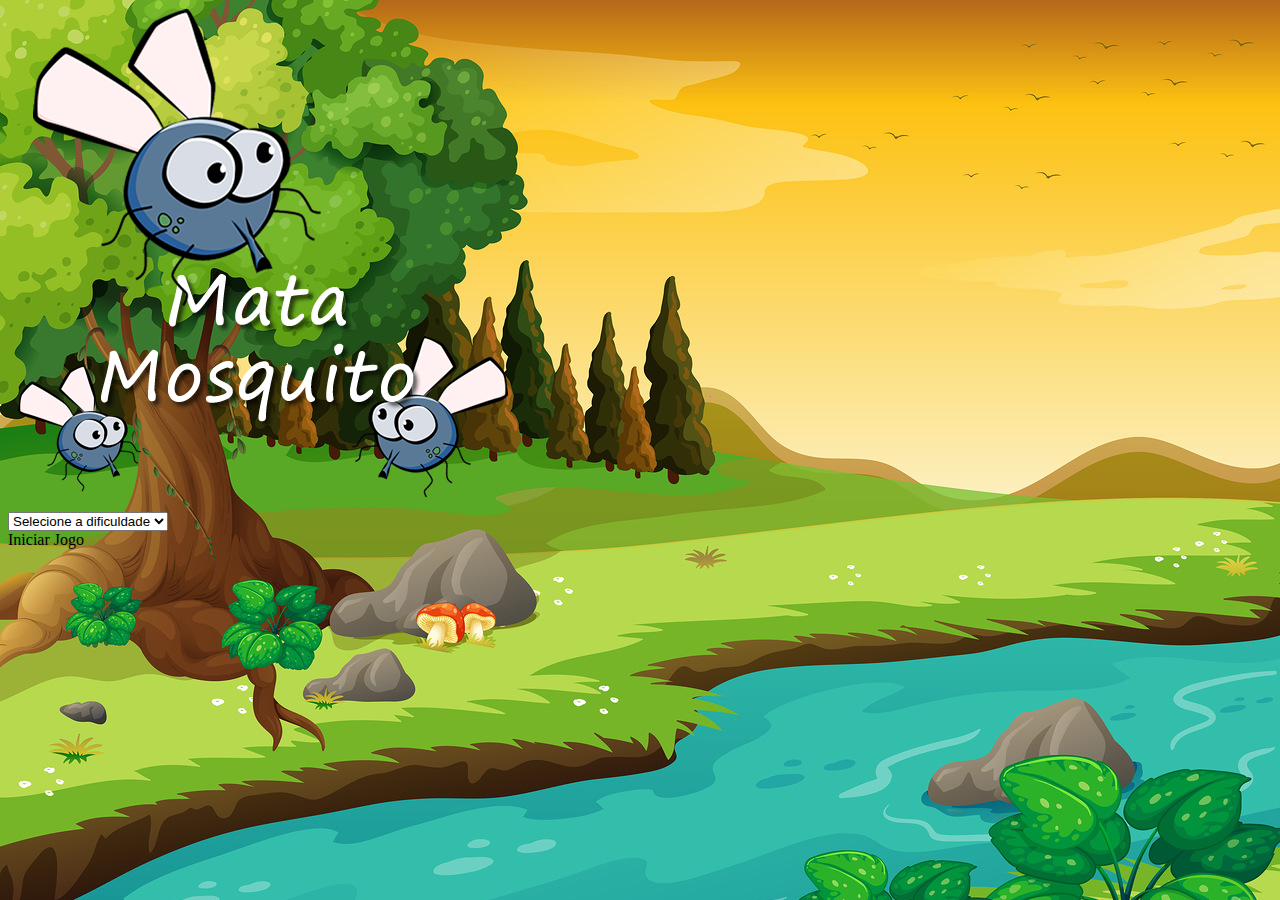
<file: index.html>
<!DOCTYPE html>
<html>

<head>
    <meta charset="utf-8">
    <title></title>
    <link rel="stylesheet" href="https://cdn.jsdelivr.net/npm/bootstrap@4.6.2/dist/css/bootstrap.min.css"
        integrity="sha384-xOolHFLEh07PJGoPkLv1IbcEPTNtaed2xpHsD9ESMhqIYd0nLMwNLD69Npy4HI+N" crossorigin="anonymous">
    <link rel="stylesheet" href="estilo.css">

    <script>

        function iniciarJogo(){
            let nivel  = document.getElementById("nivel").value;

            if(nivel === ''){
                alert('Selecione um nível para iniciar o jogo');
                return false;
            }else{
                window.location.href="app.html?" + nivel;
            }

        }

    </script>
</head>

<body>

    <div class="container">
        <div class="row">
            <div class="col">
                <div class="d-flex justify-content-center">
                    <img src="imagens/game.png">
                </div>
            </div>
        </div>

        <div class="row">
            <div class="col">
                <div class="d-flex justify-content-center">
                    <div class="mb-2">
                        <select class="form-control" id="nivel">
                            <option value="">Selecione a dificuldade</option>
                            <option value="normal">Normal</option>
                            <option value="dificil">Difícil</option>
                            <option value="saitama">Saitama</option>
                        </select>
                    </div>
                </div>
            </div>
        </div>

        <div class="row">
            <div class="col">
                <div class="d-flex justify-content-center">
                    <a class="btn btn-danger btn-lg" onclick="iniciarJogo()">Iniciar Jogo</a>
                </div>
            </div>
        </div>
    </div>

</body>

</html>
</file>
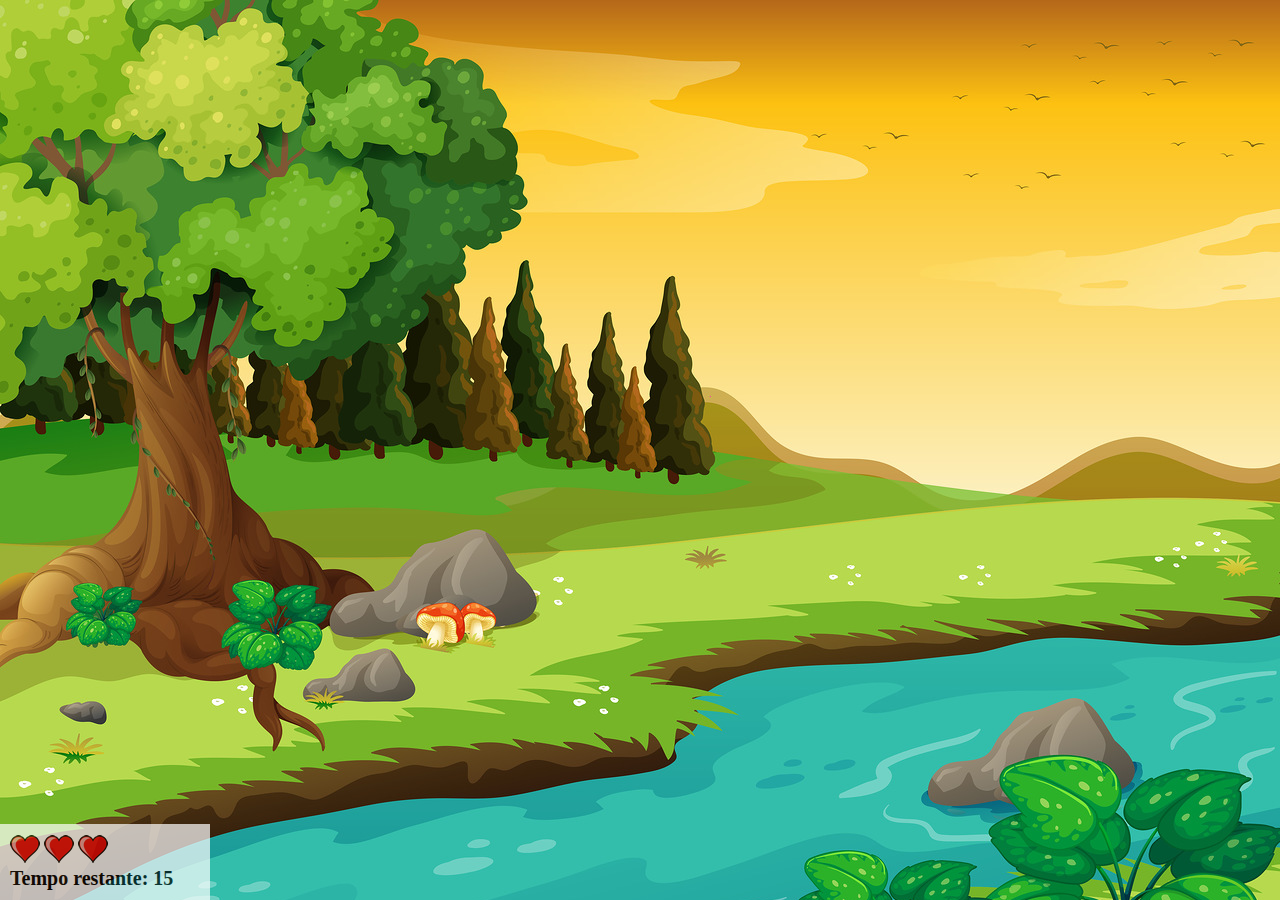
<file: app.html>
<!DOCTYPE html>
<html>
    <head>
        <meta charset="utf-8">
        <title></title>
        <link rel="stylesheet" href="estilo.css">
        <script src="jogo.js"></script>

    </head>
    <body onresize="ajustaTamanhoPalcoJogo()">

        <div class="painel">
            <div class="vidas">
                <img id="v1" src="imagens/coracao_cheio.png">
                <img id="v2" src="imagens/coracao_cheio.png">
                <img id="v3" src="imagens/coracao_cheio.png">
            </div>
            <div class="cronometro">Tempo restante: <span id="cronometro"></span></div>
        </div>

        <script>

            document.getElementById("cronometro").innerHTML = tempo;

            let criaMosca = setInterval(function(){
                posicaoRandomica();
            }, criaMosquitoTempo);
        </script>
    </body>
</html>
</file>
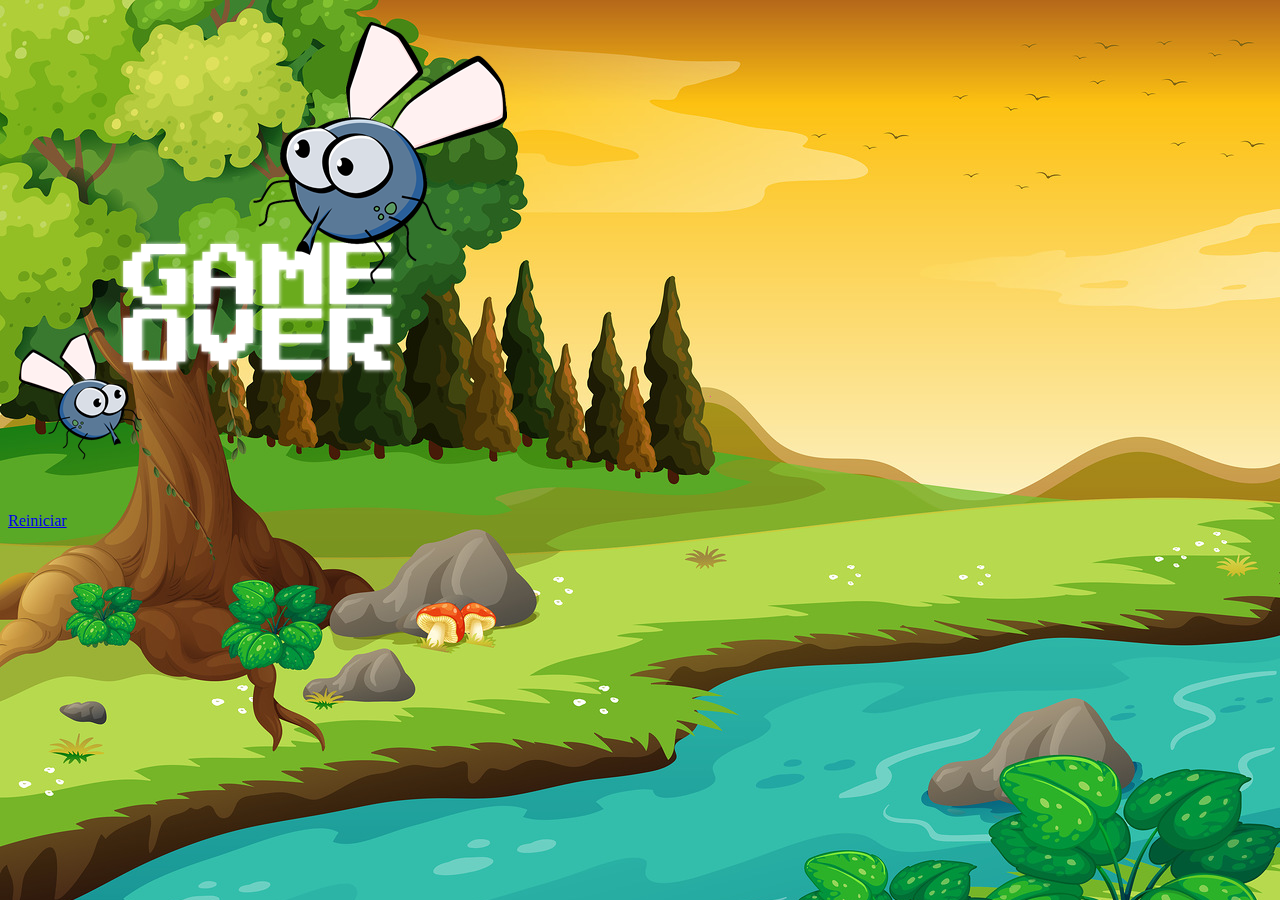
<file: fim_de_jogo.html>
<!DOCTYPE html>
<html>
    <head>
        <meta charset="utf-8">
        <title></title>
        <link rel="stylesheet" href="https://cdn.jsdelivr.net/npm/bootstrap@4.6.2/dist/css/bootstrap.min.css" integrity="sha384-xOolHFLEh07PJGoPkLv1IbcEPTNtaed2xpHsD9ESMhqIYd0nLMwNLD69Npy4HI+N" crossorigin="anonymous">
        <link rel="stylesheet" href="estilo.css">
    </head>
    <body>
        
        <div class="container">
            <div class="row">
                <div class="col">
                    <div class="d-flex justify-content-center">
                        <img src="imagens/game_over.png">                        
                    </div>
                </div>
            </div>
            <div class="row">
                <div class="col">
                    <div class="d-flex justify-content-center">
                        <a href="app.html" class="btn btn-dark btn-lg">Reiniciar</a>
                    </div>
                </div>
            </div>
        </div>

    </body>
</html>
</file>
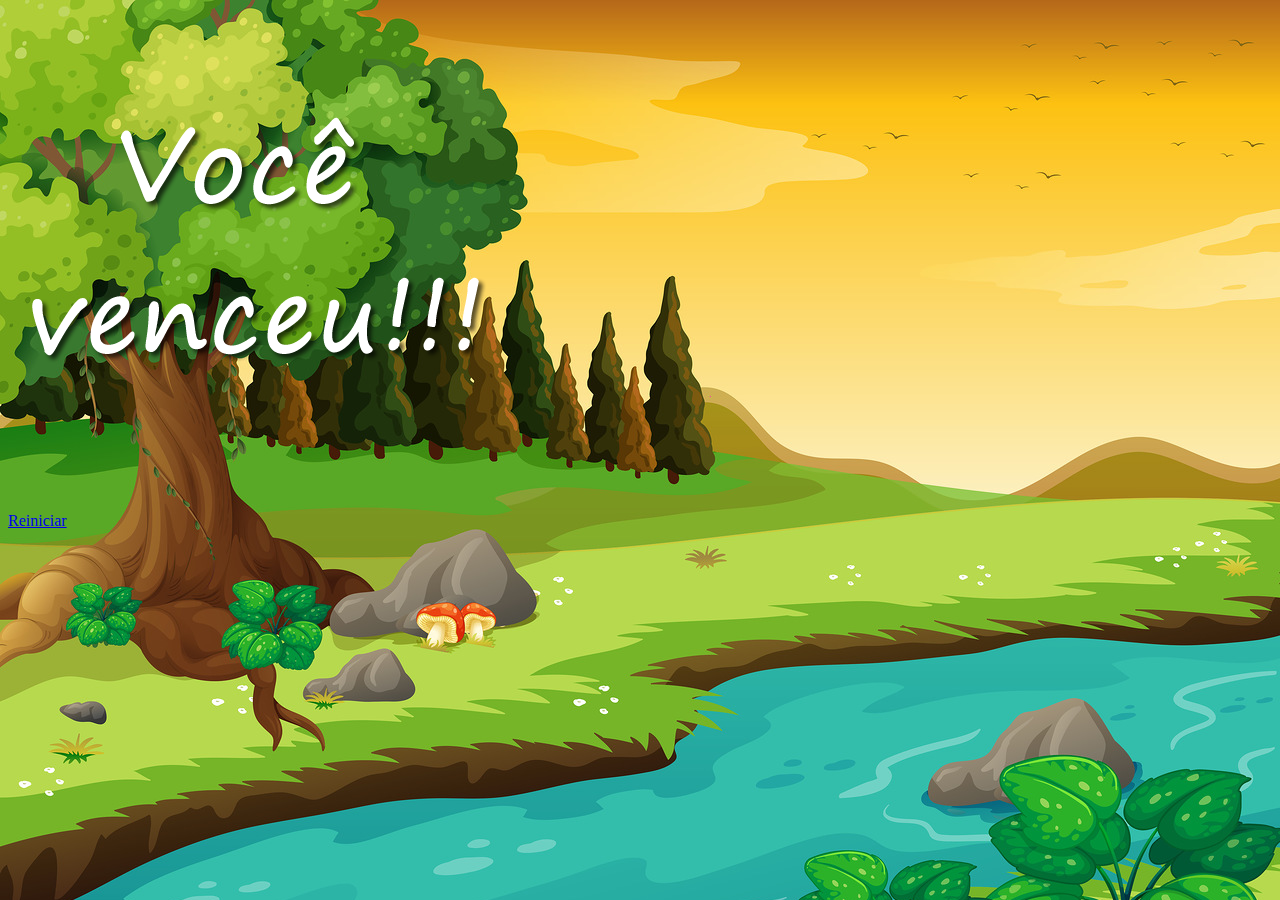
<file: vitoria.html>
<!DOCTYPE html>
<html>
    <head>
        <meta charset="utf-8">
        <title></title>
        <link rel="stylesheet" href="https://cdn.jsdelivr.net/npm/bootstrap@4.6.2/dist/css/bootstrap.min.css" integrity="sha384-xOolHFLEh07PJGoPkLv1IbcEPTNtaed2xpHsD9ESMhqIYd0nLMwNLD69Npy4HI+N" crossorigin="anonymous">
        <link rel="stylesheet" href="estilo.css">
    </head>
    <body>
        
        <div class="container">
            <div class="row">
                <div class="col">
                    <div class="d-flex justify-content-center">
                        <img src="imagens/vitoria.png">                        
                    </div>
                </div>
            </div>
            <div class="row">
                <div class="col">
                    <div class="d-flex justify-content-center">
                        <a href="index.html" class="btn btn-dark btn-lg">Reiniciar</a>
                    </div>
                </div>
            </div>
        </div>

    </body>
</html>
</file>
<file: estilo.css>
html{
    cursor: url('imagens/mata_mosca.png') 30 30, auto;
}

body{
    background-image: url('imagens/bg.jpg');
    background-repeat: no-repeat;
    background-size: cover;
}

.mosquito1{
    width: 50px;
    height: 50px;
}

.mosquito2{
    width: 70px;
    height: 70px;
}

.mosquito3{
    width: 90px;
    height: 90px;
}

.ladoA{
    transform: scaleX(1);
}

.ladoB{
    transform: scaleX(-1);
}

.painel{
    position: absolute;
    width: 190px;
    left: 0px;
    bottom: 0px;
    padding: 10px;
    border-top: solid 1px #fff;
    background-color: #fff;
    opacity: 0.7
}

.vidas{
    float: left;
}

.cronometro{
    float: left;
    font-size: 20px;
    font-weight: bold;
}
</file>
